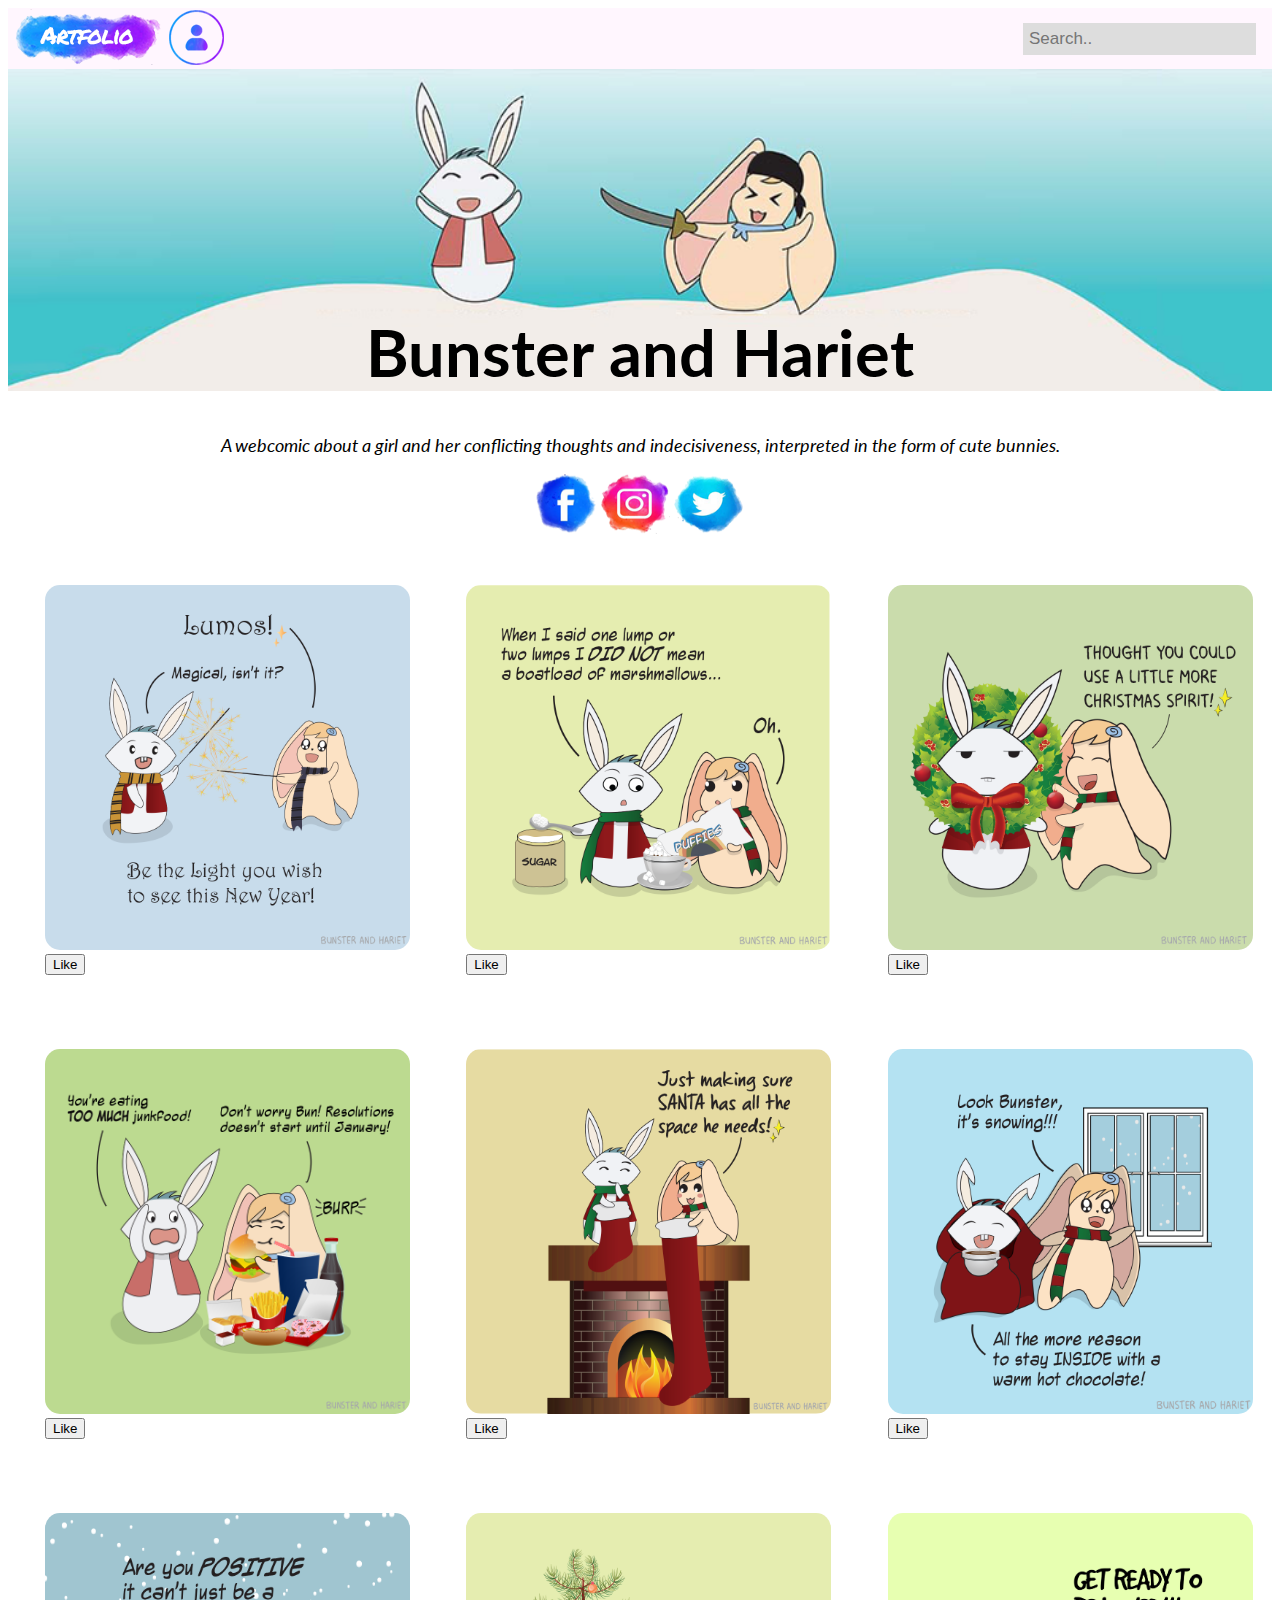
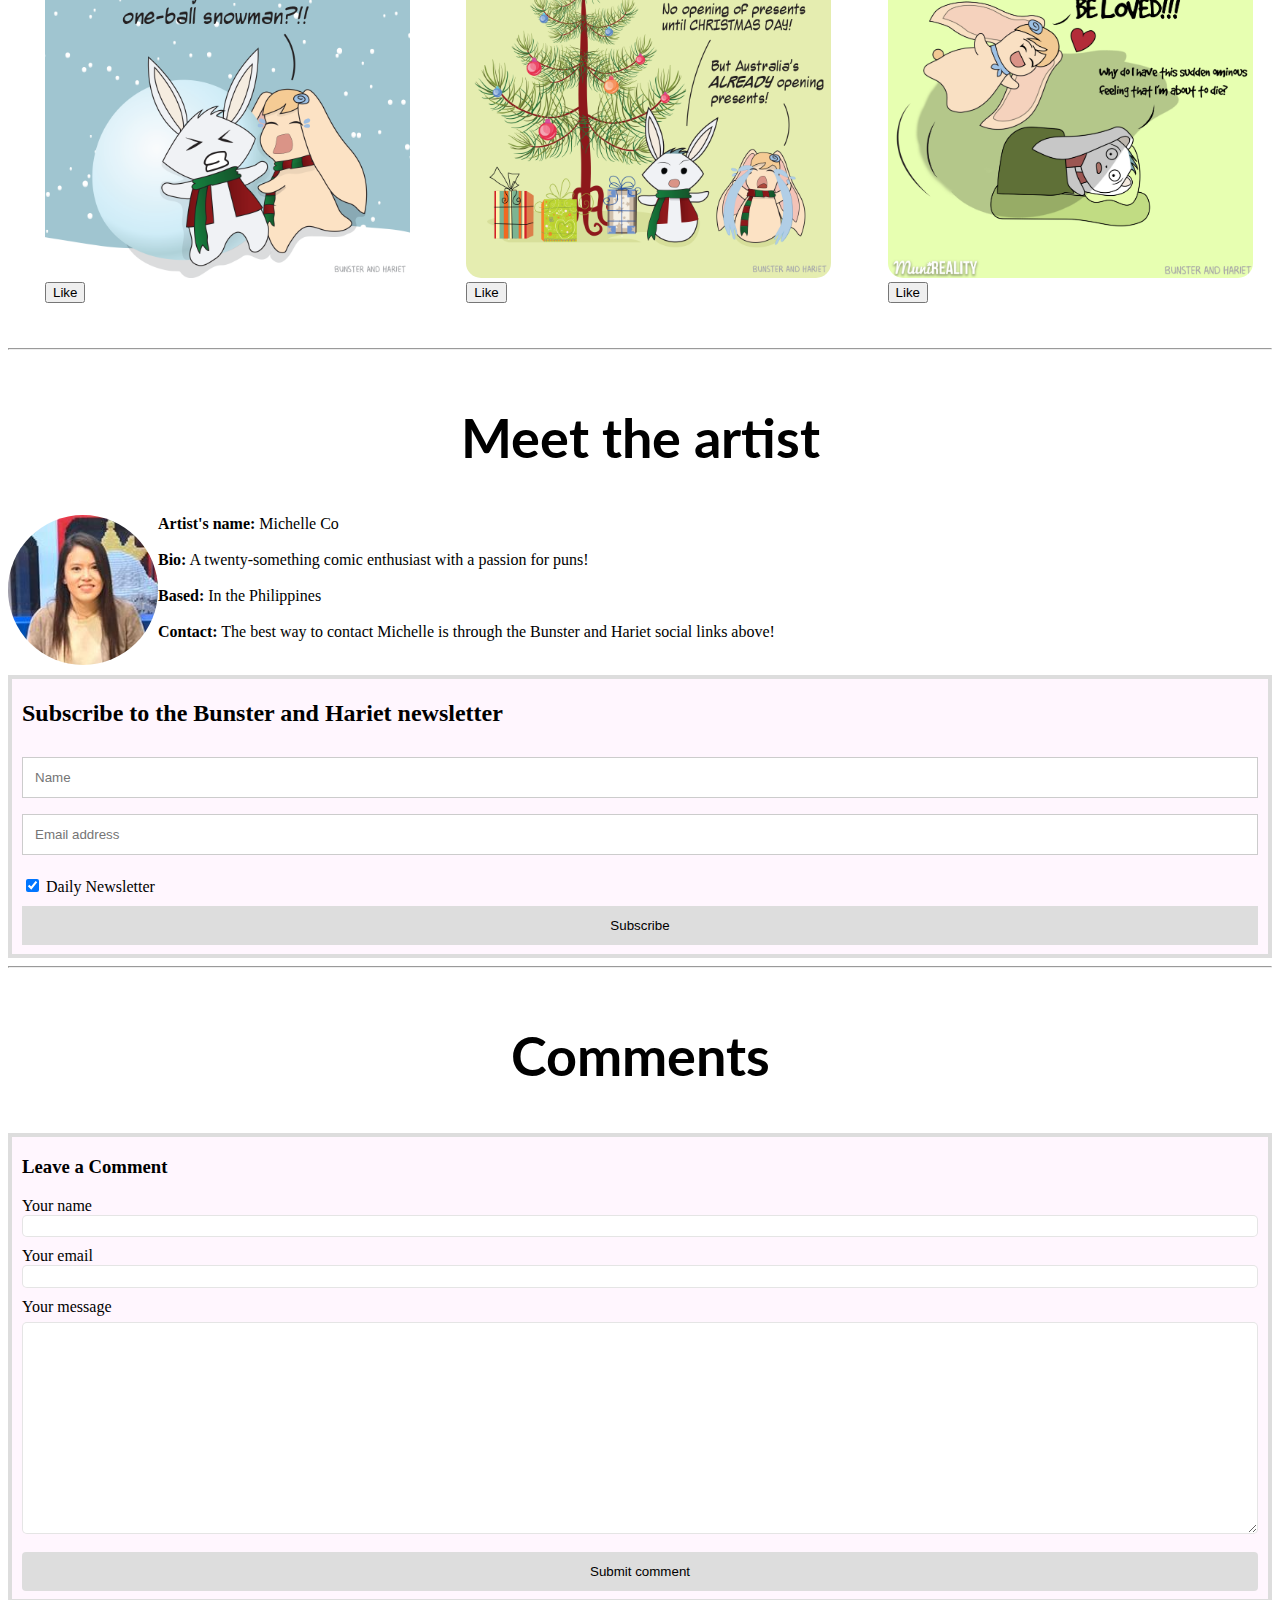
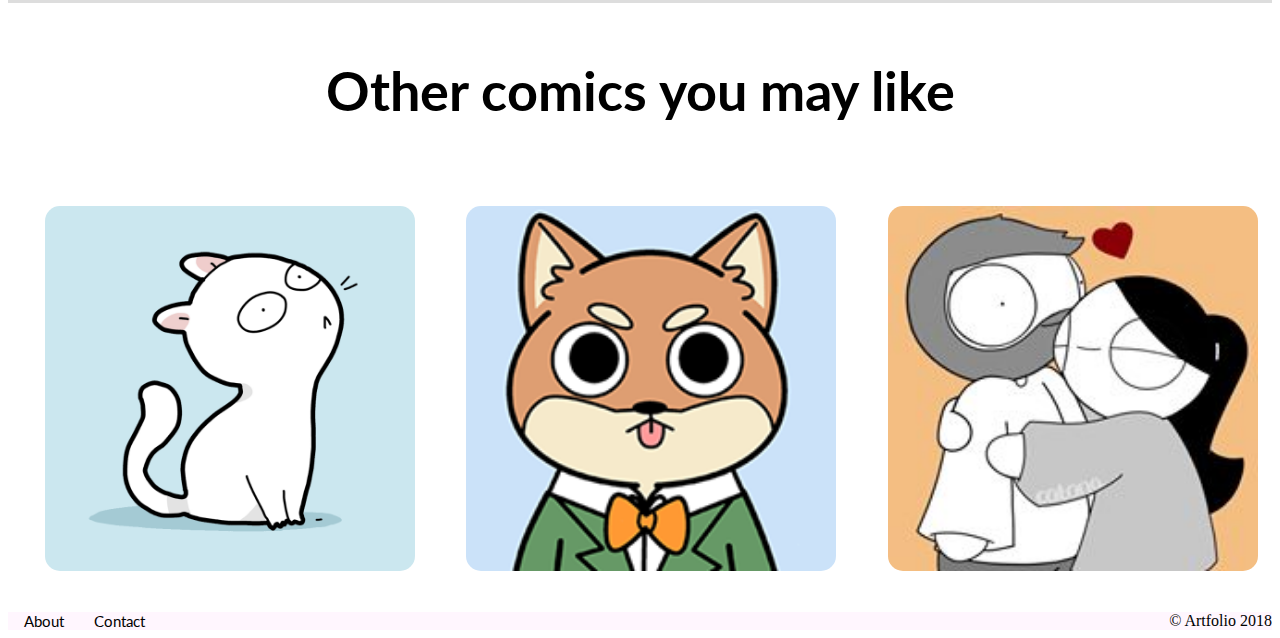
<file: index.html>
<!DOCTYPE html>
<html>
  <head>
    <title>Artfolio - Bunster and Hariet</title>
    <link rel="stylesheet" type="text/css" href="css/styles.css">
    <link href="https://fonts.googleapis.com/css?family=Lato" rel="stylesheet">
    <script
  src="https://code.jquery.com/jquery-3.3.1.min.js"
  integrity="sha256-FgpCb/KJQlLNfOu91ta32o/NMZxltwRo8QtmkMRdAu8="
  crossorigin="anonymous"></script>
</head>
<body>

<div class="header" id="myHeader" style="z-index: 1;">
  <div class="topnav">
    <a class="active" href="#home"> <a href="homepage.html"><img src="./images/artfolio small header.png" style="background-color: #fff6fe;"></a></a>
    <div class="topnav1"><a href="login.html"><img src="./images/login icon.png" style="background-color: #fff6fe;"></a>
    <input type="text" placeholder="Search.." style="background-color: #ddd; "></div>
  </div>
</div>

<div class="banner">
  <h1>Bunster and Hariet</h1>
</div>

<div class="about">
  <p1>A webcomic about a girl and her conflicting thoughts and indecisiveness, interpreted in the form of cute bunnies.</p1>
</div>
<br>
<div class="socials">
  <p2>
  <a href="https://www.facebook.com/bunsterandhariet/" target="_blank"><img border="0" height="60" src="./images/splash fb.png"/></a>
  <a href="https://www.instagram.com/bunsterandhariet/" target="_blank"><img border="0" height="60" src="./images/splash insta.png" width="70" /></a>
  <a href="https://twitter.com/bunsterhariet" target="_blank"><img border="0" height="60" src="./images/splash twitter.png" width="70" /></a>
</p2>
</div>

<div class="clearfix">
  <div class="img-container">
    <img src="./images/bh lumos.png" alt="bh lumos" style="width: 365px; height:365px; border-radius: 15px;"> <button>Like</button>
  </div>
  <div class="img-container">
    <img src="./images/bh cards.png" alt="bh cards" style="width: 365px; height:365px; border-radius: 15px;"> <button>Like</button>
  </div>
  <div class="img-container">
    <img src="./images/BH christmas spirit.png" alt="BH christmas spirit" style="width: 365px; height:365px; border-radius: 15px;"> <button>Like</button>
  </div>
  <div class="img-container">
    <img src="./images/bh resolutions.png" alt="bh resolutions" style="width: 365px; height:365px; border-radius: 15px;"> <button>Like</button>
  </div>
  <div class="img-container">
    <img src="./images/bh santa.png" alt="bh santa" style="width: 365px; height:365px; border-radius: 15px;"> <button>Like</button>
  </div>
  <div class="img-container">
    <img src="./images/bh snow outside.png" alt="bh snow outside" style="width: 365px; height:365px; border-radius: 15px;"> <button>Like</button>
  </div>
  <div class="img-container">
    <img src="./images/bh snow.png" alt="bh snow" style="width: 365px; height:365px; border-radius: 15px;"> <button>Like</button>
  </div>
  <div class="img-container">
    <img src="./images/bh tree.png" alt="bh tree" style="width: 365px; height:365px; border-radius: 15px;"> <button>Like</button>
  </div>
  <div class="img-container">
    <img src="./images/get ready to be loved.png" alt="get ready to be loved" style="width: 365px; height:365px; border-radius: 15px;"> <button>Like</button>
  </div>
</div>

<hr>

<h1><small>Meet the artist</h1></small>

<div class="abouta">
<p><div class="profilepic"><img src="./images/mic profile pic lego.png" alt="Michelle Co profile pic" style="width: 150px; height: 150px; border-radius: 150px;"> </div>
  <b>  Artist's name: </b>  Michelle Co<br />
  <br />
  <b>  Bio:</b> A twenty-something comic enthusiast with a passion for puns!<br />
  <br />
  <b>  Based:</b> In the Philippines<br />
  <br />
  <b>  Contact:</b> The best way to contact Michelle is through the Bunster and Hariet social links above!<br />
  <br />
</p>
</div>

<div class="newsletter">
  <form action="action_page.php">
    <div class="container">
      <h2>Subscribe to the Bunster and Hariet newsletter</h2>
    </div>

    <div class="container" style="background-color:#fff6fe">
      <input type="text" placeholder="Name" name="name" required>
      <input type="text" placeholder="Email address" name="mail" required>
      <label>
        <input type="checkbox" checked="checked" name="subscribe"> Daily Newsletter
      </label>
    </div>

    <div class="container">
      <input type="submit" value="Subscribe">
    </div>
  </form>
</div>

<hr>

<h1><small>Comments</h1></small>

<div id="respond">
  <h3>Leave a Comment</h3>

  <form action="post_comment.php" method="post" id="commentform">

    <label for="comment_author" class="required">Your name</label>
    <input type="text" name="comment_author" id="comment_author" value="" tabindex="1" required="required">

    <label for="email" class="required">Your email</label>
    <input type="email" name="email" id="email" value="" tabindex="2" required="required">

    <label for="comment" class="required">Your message</label>
    <textarea name="comment" id="comment" rows="10" tabindex="4"  required="required"></textarea>

    <input type="hidden" name="comment_post_ID" value="1" id="comment_post_ID" />
    <input name="submit" type="submit" value="Submit comment" />

  </form>
</div>

<h1><small>Other comics you may like</h1></small>

<div class="clearfix">

<div class="img-container">
  <div class="containerb">
    <img src="./images/Lingvistov.png" alt="lingvistov" style="width: 370px; height:365px; border-radius: 15px;"></a>
      <div class="middle">
        <div class="text">
          <p><b><i>Lingvistov</p></b></i>
          <small>One-panel comics about the realities of day to day life, plus cats.</small>
        </div>
      </div>
    </div>
</div>

<div class="img-container">
  <div class="containerb">
    <img src="./images/Doodle For Food.png" alt="doodle for food" style="width: 370px; height:365px; border-radius: 15px;"></a>
      <div class="middle">
        <div class="text">
          <p><b><i>Doodle for food</p></b></i>
          <small>Cute and funny comics with a pinch of biting humor.</small>
        </div>
      </div>
    </div>
</div>

<div class="img-container">
  <div class="containerb">
    <img src="./images/catana.jpg" alt="catana" style="width: 370px; height:365px; border-radius: 15px;"></a>
      <div class="middle">
        <div class="text">
          <p><b><i>Catana</p></b></i>
          <small>Catana and her tall bearded boyfriend doing things.</small>
        </div>
      </div>
    </div>
  </div>
</div>

<div class="botnav">
  <a href="about.html">About</a>
  <a href="contact.html">Contact</a>
  <div class="copyright">© Artfolio 2018</div>
</div>

<script>
window.onscroll = function() {myFunction()};

var header = document.getElementById("myHeader");
var sticky = header.offsetTop;

function myFunction() {
  if (window.pageYOffset >= sticky) {
    header.classList.add("sticky");
  } else {
    header.classList.remove("sticky");
  }
}
</script>

<script>
  $("button").on("click", function () {
  alert("Thanks for liking my comic!")
  });
</script>

</body>
</html>
</file>
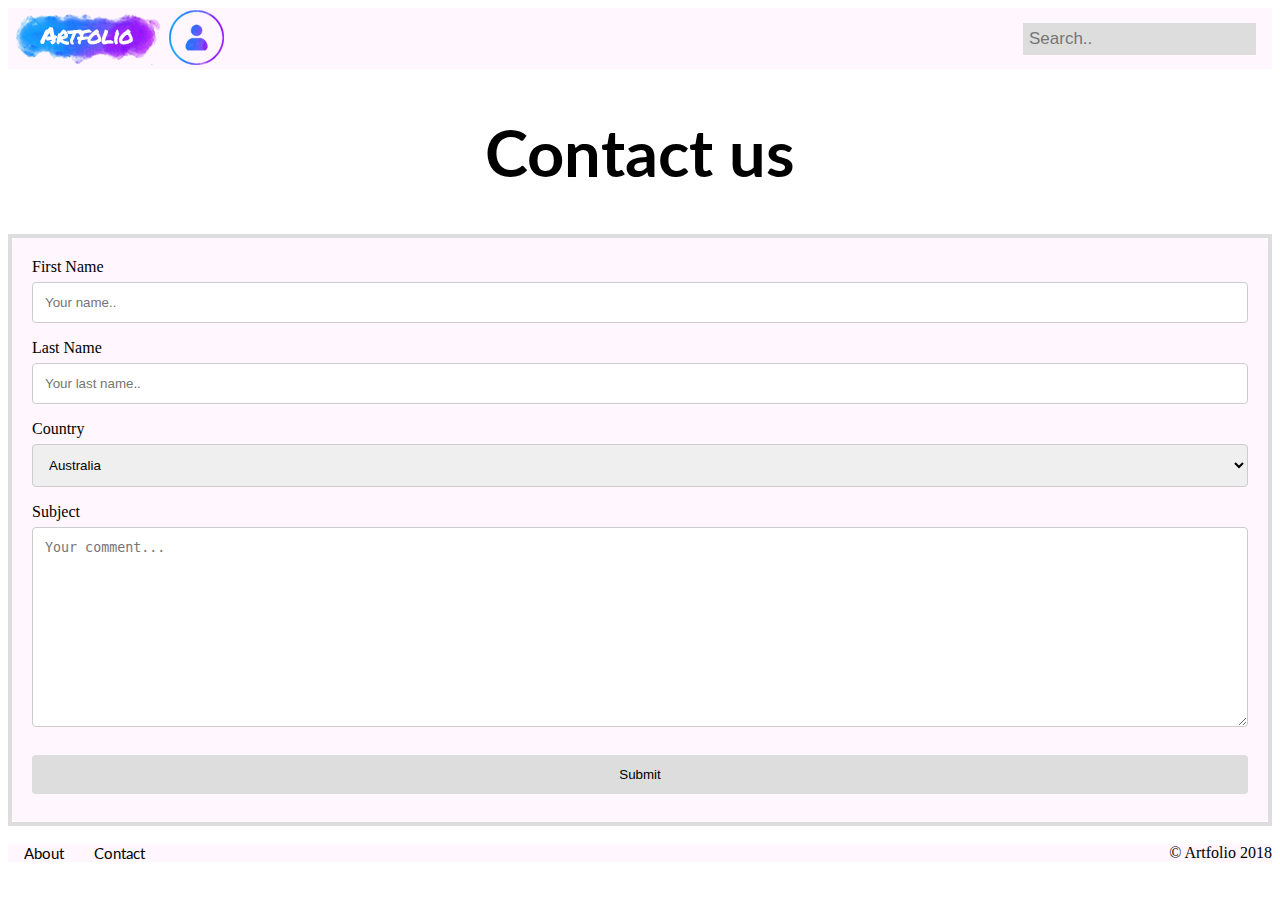
<file: contact.html>
<!DOCTYPE html>
<html>
  <head>
    <title>Artfolio - Contact us</title>
    <link rel="stylesheet" type="text/css" href="css/styles.css">
    <link href="https://fonts.googleapis.com/css?family=Lato" rel="stylesheet">
    <script
  src="https://code.jquery.com/jquery-3.3.1.min.js"
  integrity="sha256-FgpCb/KJQlLNfOu91ta32o/NMZxltwRo8QtmkMRdAu8="
  crossorigin="anonymous"></script>
</head>
<body>

<div class="header" id="myHeader" style="z-index: 1;">
  <div class="topnav">
    <a class="active" href="#home"> <a href="homepage.html"><img src="./images/artfolio small header.png" style="background-color: #fff6fe;"></a></a>
    <div class="topnav1"><a href="login.html"><img src="./images/login icon.png" style="background-color: #fff6fe;"></a>
    <input type="text" placeholder="Search.." style="background-color: #ddd; "></div>
  </div>
</div>

<div class="heading"><h1>Contact us</h1></div>

<div class="contactform">
<div class="container">
  <form action="action_page.php">

    <label for="fname">First Name</label>
    <input type="text" id="fname" name="firstname" placeholder="Your name..">

    <label for="lname">Last Name</label>
    <input type="text" id="lname" name="lastname" placeholder="Your last name..">

    <label for="country">Country</label>
    <select id="country" name="country">
      <option value="australia">Australia</option>
      <option value="canada">Canada</option>
      <option value="Philippines">Philippines</option>
      <option value="united kingdom">United Kingdom</option>
      <option value="usa">USA</option>
      <option value="other">Other...</option>
    </select>

    <label for="subject">Subject</label>
    <textarea id="subject" name="subject" placeholder="Your comment..." style="height:200px"></textarea>

    <input type="submit" value="Submit">

  </form>
</div>
</div>

<br>

<div class="botnav">
  <a href="about.html">About</a>
  <a href="contact.html">Contact</a>
  <div class="copyright">© Artfolio 2018</div>
</div>

<script>
window.onscroll = function() {myFunction()};

var header = document.getElementById("myHeader");
var sticky = header.offsetTop;

function myFunction() {
  if (window.pageYOffset >= sticky) {
    header.classList.add("sticky");
  } else {
    header.classList.remove("sticky");
  }
}
</script>

</body>
</html>
</file>
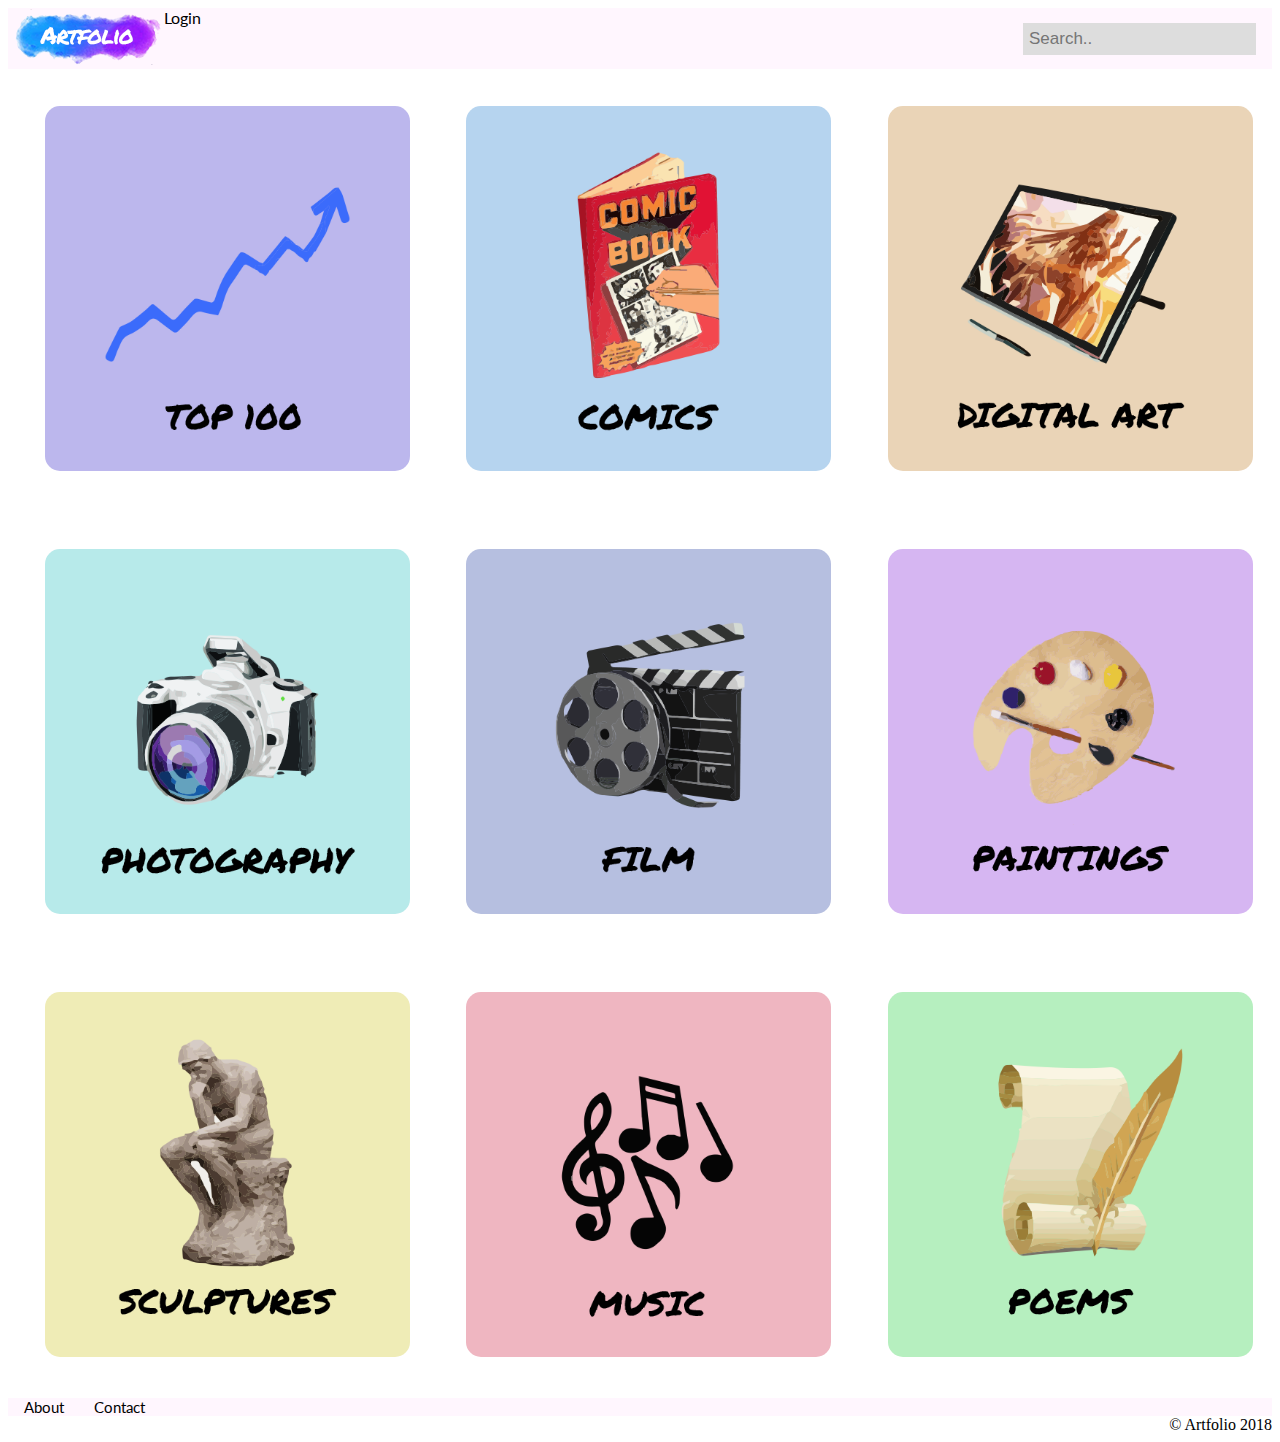
<file: homepage1.html>
<!DOCTYPE html>
<html>
  <head>
    <title>Artfolio Homepage</title>
    <link rel="stylesheet" type="text/css" href="css/styles.css">
    <link href="https://fonts.googleapis.com/css?family=Lato" rel="stylesheet">
    <script
  src="https://code.jquery.com/jquery-3.3.1.min.js"
  integrity="sha256-FgpCb/KJQlLNfOu91ta32o/NMZxltwRo8QtmkMRdAu8="
  crossorigin="anonymous"></script>
  </head>
  <body>

<div class="header" id="myHeader">
    <div class="topnav">
  <a class="active" href="#home"> <a href="homepage.html"><img src="./images/artfolio small header.png" style="background-color: #fff6fe;"></a></a>
  <div class="topnav1"><a href="#Login">Login</a></div>
  <input type="text" placeholder="Search.." style="background-color: #ddd; ">
</div>
</div>

<div class="clearfix">
  <div class="img-container">
    <img src="./images/top 100.png" alt="top 100" style="width: 365px; height:365px; border-radius: 15px;">
  </div>
  <div class="img-container">
    <a href="comics.html"><img src="./images/comics.png" alt="comics" style="width: 365px; height:365px; border-radius: 15px;"></a>
  </div>
  <div class="img-container">
    <img src="./images/digital art.png" alt="digital art" style="width: 365px; height:365px; border-radius: 15px;">
  </div>
  <div class="img-container">
    <img src="./images/photography.png" alt="photography" style="width: 365px; height:365px; border-radius: 15px;">
  </div>
  <div class="img-container">
    <img src="./images/film.png" alt="film" style="width: 365px; height:365px; border-radius: 15px;">
  </div>
  <div class="img-container">
    <img src="./images/paintings.png" alt="paintings" style="width: 365px; height:365px; border-radius: 15px;">
  </div>
  <div class="img-container">
    <img src="./images/sculptures.png" alt="sculptures" style="width: 365px; height:365px; border-radius: 15px;">
  </div>
  <div class="img-container">
    <img src="./images/music.png" alt="music" style="width: 365px; height:365px; border-radius: 15px;">
  </div>
  <div class="img-container">
    <img src="./images/poems.png" alt="poems" style="width: 365px; height:365px; border-radius: 15px;">
  </div>
</div>







<div class="botnav"><a href="about.html">About</a> <a href="#contact">Contact</a></div><div class="copyright">© Artfolio 2018</div>

<script>
window.onscroll = function() {myFunction()};

var header = document.getElementById("myHeader");
var sticky = header.offsetTop;

function myFunction() {
if (window.pageYOffset >= sticky) {
  header.classList.add("sticky");
} else {
  header.classList.remove("sticky");
}
}
</script>

</body>
</html>
</file>
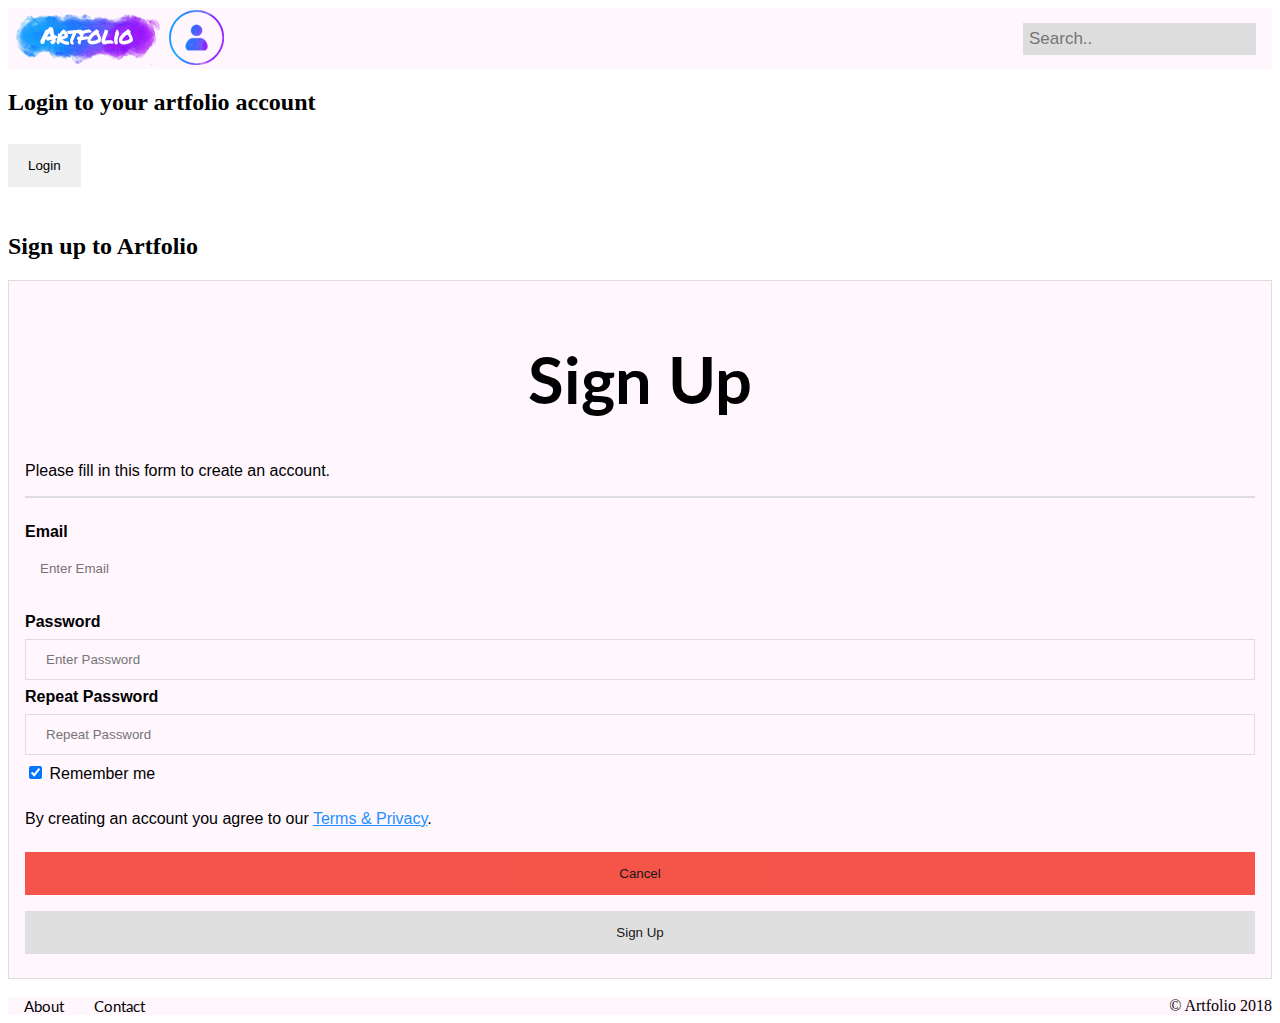
<file: login.html>
<!DOCTYPE html>
<html>
  <head>
    <title>Artfolio Homepage</title>
    <link rel="stylesheet" type="text/css" href="css/styles.css">
    <link href="https://fonts.googleapis.com/css?family=Lato" rel="stylesheet">
    <script
  src="https://code.jquery.com/jquery-3.3.1.min.js"
  integrity="sha256-FgpCb/KJQlLNfOu91ta32o/NMZxltwRo8QtmkMRdAu8="
  crossorigin="anonymous"></script>
</head>
<body>

<div class="header" id="myHeader" style="z-index: 1;">
  <div class="topnav">
    <a class="active" href="#home"> <a href="homepage.html"><img src="./images/artfolio small header.png" style="background-color: #fff6fe;"></a></a>
    <div class="topnav1"><a href="login.html"><img src="./images/login icon.png" style="background-color: #fff6fe;"></a>
    <input type="text" placeholder="Search.." style="background-color: #ddd; "></div>
  </div>
</div>

<h2>Login to your artfolio account</h2>

<div class="login">
<button onclick="document.getElementById('id01').style.display='block'" style="width:auto;">Login</button>

<div id="id01" class="modal">

  <form class="modal-content animate" action="/action_page.php">
    <div class="imgcontainer">
      <span onclick="document.getElementById('id01').style.display='none'" class="close" title="Close Modal">&times;</span>
      <img src="./images/login icon.png" alt="login" class="avatar">
    </div>

    <div class="container">
      <label for="uname"><b>Username</b></label>
      <input type="text" placeholder="Enter Username" name="uname" required>

      <label for="psw"><b>Password</b></label>
      <input type="password" placeholder="Enter Password" name="psw" required>

      <button type="submit">Login</button>
      <label>
        <input type="checkbox" checked="checked" name="remember"> Remember me
      </label>
    </div>

    <div class="container" style="background-color:#f1f1f1">
      <button type="button" onclick="document.getElementById('id01').style.display='none'" class="cancelbtn">Cancel</button>
      <span class="psw">Forgot password?</span>
    </div>
  </form>
</div>

<script>

var modal = document.getElementById('id01');

window.onclick = function(event) {
    if (event.target == modal) {
        modal.style.display = "none";
    }
}
</script>

</div>

<br>

  <h2>Sign up to Artfolio</h2>

<div class="sign">


  <form action="/action_page.php" style="border:1px solid #ddd">
    <div class="container">
      <h1>Sign Up</h1>
      <p>Please fill in this form to create an account.</p>
      <hr>

      <label for="email"><b>Email</b></label>
      <input type="text" placeholder="Enter Email" name="email" required>

      <label for="psw"><b>Password</b></label>
      <input type="password" placeholder="Enter Password" name="psw" required>

      <label for="psw-repeat"><b>Repeat Password</b></label>
      <input type="password" placeholder="Repeat Password" name="psw-repeat" required>

      <label>
        <input type="checkbox" checked="checked" name="remember" style="margin-bottom:15px"> Remember me
      </label>

      <p>By creating an account you agree to our <a href="#" style="color:dodgerblue">Terms & Privacy</a>.</p>

      <div class="clearfix">
        <button type="button" class="cancelbtn">Cancel</button>
        <button type="submit" class="signupbtn">Sign Up</button>
      </div>
    </div>
  </form>
</div>

<br>

<div class="botnav">
  <a href="about.html">About</a>
  <a href="contact.html">Contact</a>
  <div class="copyright">© Artfolio 2018</div>
</div>

<script>
window.onscroll = function() {myFunction()};

var header = document.getElementById("myHeader");
var sticky = header.offsetTop;

function myFunction() {
if (window.pageYOffset >= sticky) {
  header.classList.add("sticky");
} else {
  header.classList.remove("sticky");
}
}
</script>

</body>
</html>
</file>
<file: css/styles.css>
.topnav {
    overflow: hidden;
    background-color: #fff6fe;
}
.botnav {
    overflow: hidden;
    background-color: #fff6fe;
}
.topnav a {
    float: left;
    display: block;
    color: black;
    text-align: center;
    padding: 0px 0px 0px 0px;
    text-decoration: none;
    font-family: 'Lato', sans-serif;
}
.botnav a {
    float: left;
    display: block;
    color: black;
    text-align: center;
    padding: 0px 14px 0px 16px;
    text-decoration: none;
    font-family: 'Lato', sans-serif;
    font-size: 15px;
}
.topnav1 a {
  padding: 0px 0px 0px 0px;
}
.topnav a:hover {
    background-color: fff6fe;
    color: black;
}
.botnav a:hover {
    background-color: fff6fe;
    color: black;
}
.topnav a.active {
    background-color: fff6fe;
    color: fff6fe;
}
.botnav a.active {
    background-color: fff6fe;
    color: fff6fe;
}
.topnav input[type=text] {
    float: right;
    padding: 6px;
    border: 20px;
    margin-top: 15px;
    margin-right: 16px;
    font-size: 17px;
}
@media screen and (max-width: 600px) {
    .topnav a, .topnav input[type=text] {
        float: none;
        display: block;
        text-align: left;
        width: 100%;
        margin: 0;
        padding: 14px;
    }
    .topnav input[type=text] {
        border: 1px solid #ccc;
    }
    .img-container {
        float: center;
        width: 100%;
        padding: 0px;
    }
}
.containerb {
    position: relative;
    width: 100%;
}
.image {
  opacity: 1;
  display: block;
  width: 100%;
  height: auto;
  transition: .5s ease;
  backface-visibility: hidden;
}
.middle {
  transition: .5s ease;
  opacity: 0;
  position: absolute;
  top: 50%;
  left: 50%;
  transform: translate(-50%, -50%);
  -ms-transform: translate(-50%, -50%);
  text-align: center;
}

.containerb:hover .image {
  opacity: 0.3;
}

.containerb:hover .middle {
  opacity: 1;
}

.text {
  background-color: #fff6fe;
  color: grey;
  font-size: 16px;
  padding: 16px 32px;
}

.text-block {
    position: sticky;
    bottom: 20px;
    right: auto;
    background-color: rgba(255, 246, 254, 0.7);
    color: black;
    padding-left: 20px;
    padding-right: 20px;
}

.contactform{
      border: 4px solid #ddd;
}

.contactform input[type=text], select, textarea {
    width: 100%;
    padding: 12px;
    border: 1px solid #ccc;
    border-radius: 4px;
    box-sizing: border-box;
    margin-top: 6px;
    margin-bottom: 16px;
    resize: vertical
}

.contactform input[type=submit] {
    background-color: #ddd;
    color: black;
    padding: 12px 20px;
    border: none;
    border-radius: 4px;
    cursor: pointer;
}

.contactform input[type=submit]:hover {
    background-color: grey;
}

.contactform .container {
    border-radius: 5px;
    background-color: #fff6fe;
    padding: 20px;
}

.newsletter form {
    border: 4px solid #ddd;
}

.newsletter .container {
    padding: 1px 10px 1px 10px;
    background-color: #fff6fe;
}

.newsletter input[type=text], input[type=submit] {
    width: 100%;
    padding: 12px;
    margin: 8px 0;
    display: inline-block;
    background-color: white;
    border: 1px solid #ccc;
    box-sizing: border-box;
}

.newsletter input[type=checkbox] {
    margin-top: 16px;
}

.newsletter input[type=submit] {
    background-color: #ddd;
    color: black;
    border: none;
}

.newsletter input[type=submit]:hover {
    background-color: grey;
}

.header {
  padding: 0px 0px;
  background-color: fff6fe;
}

.content {
  padding: 16px;
}

.sticky {
  position: fixed;
  top: 0;
  width: 100%
}

.sticky + .content {
  padding-top: 102px;
}

.banner{
  text-align: center;
  background: url("../images/banner.png");
  padding: 200px 0px 0px 0px;
  background-size: 100%;
  repeat: no-repeat;
  color: black;
}
.banner2{
  text-align: center;
  background: url("../images/bh site banner jpeg.png");
  font-family: 'Permanent Marker', cursive;
  font-size: 120px;
  padding: 100px 0px 100px 0px;
  background-size: 100%;
  repeat: no-repeat;
  color: black;
}
.banner3{
  text-align: center;
  background: url("../images/logo.jpeg");
  background-size: 100%;
  repeat: no-repeat;
}

h1 {
  font-size: 65px;
  font-family: 'Lato', sans-serif;
  text-align: center;
}
.meetartist{
  Font-size: 150;
  font-family: 'Open Sans', sans-serif;
  text-align: center;
}
.heading (
  font-size: 65px;
  font-family: 'Lato', sans-serif;
  text-align: left;
  )
header{
  background-image: url("../images/banner.jpeg");
  repeat: no-repeat;
}
a {
  color: white;
}
.about {
  font-family: 'Lato', sans-serif;
  text-align: center;
  font-size: 18px;
  font-style: italic;
}
.socials {
  margin: 0px 15px 10px 15px;
  text-align: center;
}

* {
    box-sizing: border-box;
}

.img-container {
    float: left;
    width: 33.33%;
    padding: 37px;
}
.profilepic{
  float: left;
}

.clearfix::after {
    content: "";
    clear: both;
    display: table;
}

.comics {
  text-align: center;
}

.copyright {
  text-align: right;
}

#respond {
  margin-top: 40px;
  padding: 0px 10px 0px 10px;
}

#respond input[type='text'],
#respond input[type='email'],
#respond textarea {
  margin-bottom: 10px;
  display: block;
  width: 100%;

  border: 1px solid rgba(0, 0, 0, 0.1);
  -webkit-border-radius: 5px;
  -moz-border-radius: 5px;
  -o-border-radius: 5px;
  -ms-border-radius: 5px;
  -khtml-border-radius: 5px;
  border-radius: 5px;

  line-height: 1.4em;
}
#respond {
  background-color: #fff6fe;
  border: 4px solid #ddd;
}

#respond input[type=submit] {
    background-color: #ddd;
    color: black;
    padding: 12px 20px;
    border: none;
    border-radius: 4px;
    cursor: pointer;
}

#respond input[type=submit]:hover {
    background-color: grey;
}



.sign {
  font-family: Arial, Helvetica, sans-serif;
}
.sign * {box-sizing: border-box}

/* Full-width input fields */
.sign input[type=text], input[type=password] {
    width: 100%;
    padding: 15px;
    margin: 5px 0 22px 0;
    display: inline-block;
    border: none;
    background-color: #fff6fe;
}
.sign{
  background-color: #fff6fe;
}
.sign input[type=text]:focus, input[type=password]:focus {
    background-color: #ddd;
    outline: none;
}

.sign hr {
    border: 1px solid #ddd;
    margin-bottom: 25px;
}

/* Set a style for all buttons */
.sign button {
    background-color: #ddd;
    color: black;
    padding: 14px 20px;
    margin: 8px 0;
    border: none;
    cursor: pointer;
    width: 100%;
    opacity: 0.9;
}

.sign button:hover {
    opacity:1;
}

/* Extra styles for the cancel button */
.sign .cancelbtn {
    padding: 14px 20px;
    background-color: #f44336;
}

/* Float cancel and signup buttons and add an equal width */
.sign .cancelbtn, .signupbtn {
  float: left;
  width: 100%;
}

/* Add padding to container elements */
.sign .container {
    padding: 16px;
}

/* Clear floats */
.sign .clearfix::after {
    content: "";
    clear: both;
    display: table;
}

/* Change styles for cancel button and signup button on extra small screens */
.sign @media screen and (max-width: 300px) {
    .cancelbtn, .signupbtn {
       width: 100%;
    }
}


.login input[type=text], input[type=password] {
    width: 100%;
    padding: 12px 20px;
    margin: 8px 0;
    display: inline-block;
    border: 1px solid #ddd;
    box-sizing: border-box;
}

.login button {
    background-color: #grey;
    color: black;
    padding: 14px 20px;
    margin: 8px 0;
    border: none;
    cursor: pointer;
    width: 100%;
}

.login button:hover {
    opacity: 0.8;
}

.login .cancelbtn {
    width: auto;
    padding: 10px 18px;
    background-color: #ddd;
}

.login .imgcontainer {
    text-align: center;
    margin: 24px 0 12px 0;
    position: relative;
}

.login img.avatar {
    width: 7%;
    border-radius: 50%;
}

.login .container {
    padding: 16px;
}

.login span.psw {
    float: right;
    padding-top: 16px;
}

.login .modal {
    display: none;
    position: fixed;
    z-index: 1;
    left: 0;
    top: 0;
    width: 100%;
    height: 100%;
    overflow: auto;
    background-color: #fff6fe);
    background-color: rgba(0,0,0,0.4)
    padding-top: 60px;
}

.login .modal-content {
    background-color: #fff6fe;
    margin: 5% auto 15% auto;
    border: 1px solid #888;
    width: 80%;
}

.login .close {
    position: absolute;
    right: 25px;
    top: 0;
    color: #000;
    font-size: 35px;
    font-weight: bold;
}

.login .close:hover,
.login .close:focus {
    color: red;
    cursor: pointer;
}

.login .animate {
    -webkit-animation: animatezoom 0.6s;
    animation: animatezoom 0.6s
}

.login @-webkit-keyframes animatezoom {
    from {-webkit-transform: scale(0)}
    to {-webkit-transform: scale(1)}
}

.login @keyframes animatezoom {
    from {transform: scale(0)}
    to {transform: scale(1)}
}

.login @media screen and (max-width: 300px) {
    span.psw {
       display: block;
       float: none;
    }
    .cancelbtn {
       width: 100%;
    }
}
</file>
